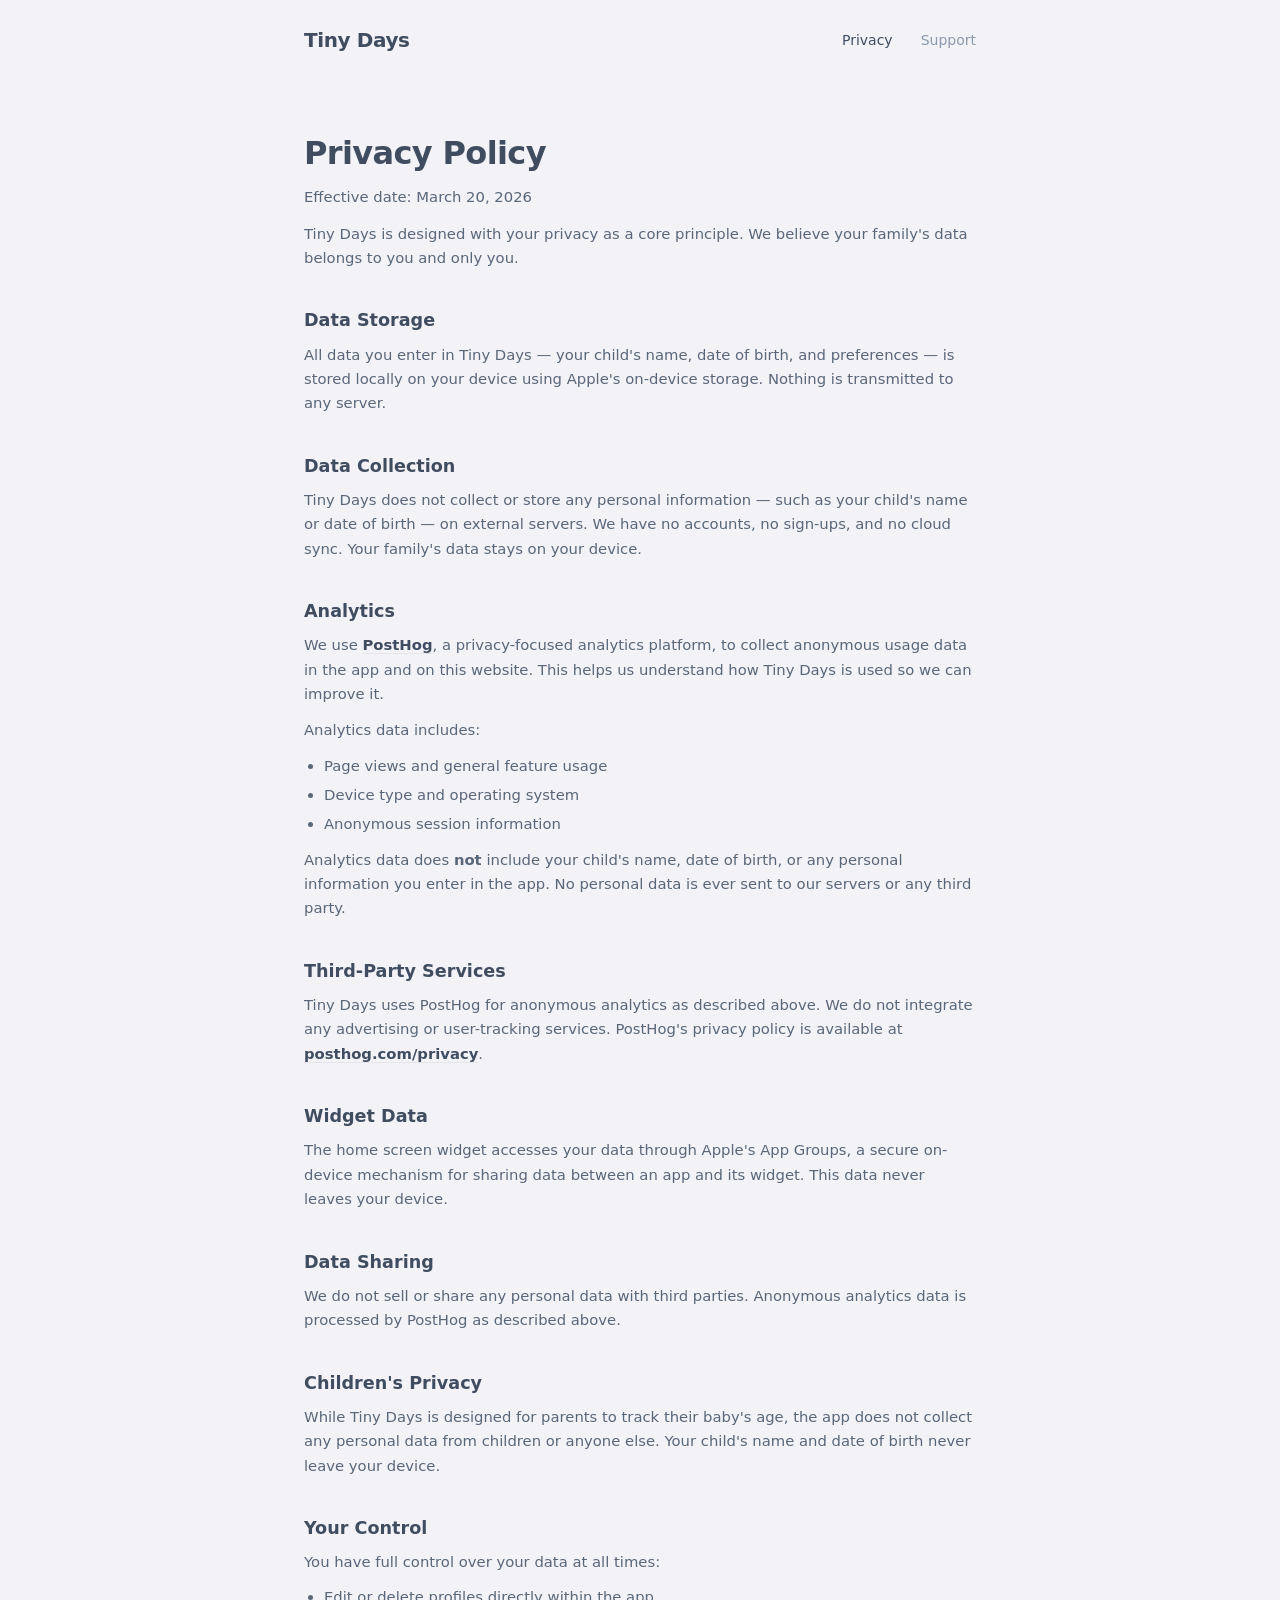
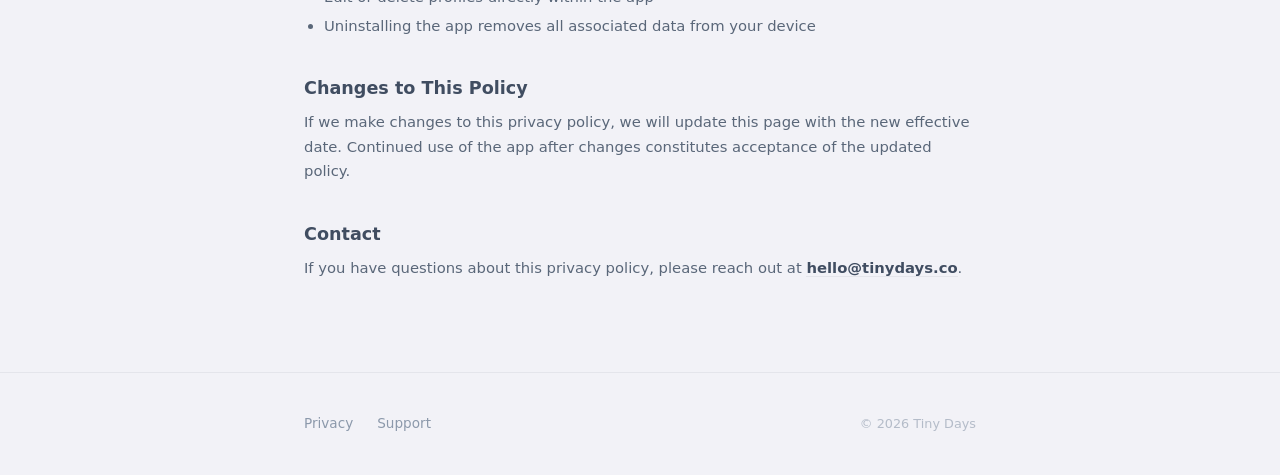
<file: privacy/index.html>
<!DOCTYPE html>
<html lang="en">
<head>
  <meta charset="UTF-8">
  <meta name="viewport" content="width=device-width, initial-scale=1.0">
  <title>Privacy Policy — Tiny Days</title>
  <meta name="description" content="Tiny Days privacy policy. All data stays on your device. No accounts, no tracking, no data collection.">
  <link rel="icon" type="image/x-icon" href="/favicon.ico">
  <link rel="icon" type="image/png" sizes="32x32" href="/favicon-32x32.png">
  <link rel="icon" type="image/png" sizes="16x16" href="/favicon-16x16.png">
  <link rel="apple-touch-icon" sizes="180x180" href="/apple-touch-icon.png">
  <link rel="manifest" href="/site.webmanifest">
  <link rel="stylesheet" href="/styles.css?v=4">
  <script>
    !function(t,e){var o,n,p,r;e.__SV||(window.posthog=e,e._i=[],e.init=function(i,s,a){function g(t,e){var o=e.split(".");2==o.length&&(t=t[o[0]],e=o[1]),t[e]=function(){t.push([e].concat(Array.prototype.slice.call(arguments,0)))}}(p=t.createElement("script")).type="text/javascript",p.async=!0,p.src=s.api_host.replace(".i.posthog.com","-assets.i.posthog.com")+"/static/array.js",(r=t.getElementsByTagName("script")[0]).parentNode.insertBefore(p,r);var u=e;for(void 0!==a?u=e[a]=[]:a="posthog",u.people=u.people||[],u.toString=function(t){var e="posthog";return"posthog"!==a&&(e+="."+a),t||(e+=" (stub)"),e},u.people.toString=function(){return u.toString(1)+".people (stub)"},o="init capture register register_once register_for_session unregister unregister_for_session getFeatureFlag getFeatureFlagPayload isFeatureEnabled reloadFeatureFlags updateEarlyAccessFeatureEnrollment getEarlyAccessFeatures on onFeatureFlags onSurvey onSessionId getSurveys getActiveMatchingSurveys renderSurvey canRenderSurvey identify setPersonProperties group resetGroups setPersonPropertiesForFlags resetPersonPropertiesForFlags setGroupPropertiesForFlags resetGroupPropertiesForFlags reset get_distinct_id getGroups get_session_id get_session_replay_url alias set_config startSessionRecording stopSessionRecording sessionRecordingStarted captureException loadToolbar get_property getSessionProperty createPersonProfile opt_in_capturing opt_out_capturing has_opted_in_capturing has_opted_out_capturing clear_opt_in_out_capturing debug getPageviewId".split(" "),n=0;n<o.length;n++)g(u,o[n]);e._i.push([i,s,a])},e.__SV=1)}(document,window.posthog||[]);
    posthog.init('phc_fr451cEe4QX8ankBCcIts2SUYBSBMG9arh6HdEPd3yT', {
      api_host: 'https://us.i.posthog.com',
      person_profiles: 'anonymous'
    });
  </script>
</head>
<body>

  <header class="site-header">
    <div class="container">
      <a href="/" class="site-logo">Tiny Days</a>
      <nav class="site-nav">
        <a href="/privacy" aria-current="page">Privacy</a>
        <a href="/support">Support</a>
      </nav>
    </div>
  </header>

  <main class="page-content">
    <div class="container">
      <h1>Privacy Policy</h1>
      <p class="page-meta">Effective date: March 20, 2026</p>

      <p>Tiny Days is designed with your privacy as a core principle. We believe your family's data belongs to you and only you.</p>

      <h2>Data Storage</h2>
      <p>All data you enter in Tiny Days — your child's name, date of birth, and preferences — is stored locally on your device using Apple's on-device storage. Nothing is transmitted to any server.</p>

      <h2>Data Collection</h2>
      <p>Tiny Days does not collect or store any personal information — such as your child's name or date of birth — on external servers. We have no accounts, no sign-ups, and no cloud sync. Your family's data stays on your device.</p>

      <h2>Analytics</h2>
      <p>We use <a href="https://posthog.com" target="_blank" rel="noopener">PostHog</a>, a privacy-focused analytics platform, to collect anonymous usage data in the app and on this website. This helps us understand how Tiny Days is used so we can improve it.</p>
      <p>Analytics data includes:</p>
      <ul>
        <li>Page views and general feature usage</li>
        <li>Device type and operating system</li>
        <li>Anonymous session information</li>
      </ul>
      <p>Analytics data does <strong>not</strong> include your child's name, date of birth, or any personal information you enter in the app. No personal data is ever sent to our servers or any third party.</p>

      <h2>Third-Party Services</h2>
      <p>Tiny Days uses PostHog for anonymous analytics as described above. We do not integrate any advertising or user-tracking services. PostHog's privacy policy is available at <a href="https://posthog.com/privacy" target="_blank" rel="noopener">posthog.com/privacy</a>.</p>

      <h2>Widget Data</h2>
      <p>The home screen widget accesses your data through Apple's App Groups, a secure on-device mechanism for sharing data between an app and its widget. This data never leaves your device.</p>

      <h2>Data Sharing</h2>
      <p>We do not sell or share any personal data with third parties. Anonymous analytics data is processed by PostHog as described above.</p>

      <h2>Children's Privacy</h2>
      <p>While Tiny Days is designed for parents to track their baby's age, the app does not collect any personal data from children or anyone else. Your child's name and date of birth never leave your device.</p>

      <h2>Your Control</h2>
      <p>You have full control over your data at all times:</p>
      <ul>
        <li>Edit or delete profiles directly within the app</li>
        <li>Uninstalling the app removes all associated data from your device</li>
      </ul>

      <h2>Changes to This Policy</h2>
      <p>If we make changes to this privacy policy, we will update this page with the new effective date. Continued use of the app after changes constitutes acceptance of the updated policy.</p>

      <h2>Contact</h2>
      <p>If you have questions about this privacy policy, please reach out at <a href="mailto:hello@tinydays.co">hello@tinydays.co</a>.</p>
    </div>
  </main>

  <footer class="site-footer">
    <div class="container">
      <div class="footer-links">
        <a href="/privacy">Privacy</a>
        <a href="/support">Support</a>
      </div>
      <span class="footer-copy">&copy; 2026 Tiny Days</span>
    </div>
  </footer>

</body>
</html>
</file>
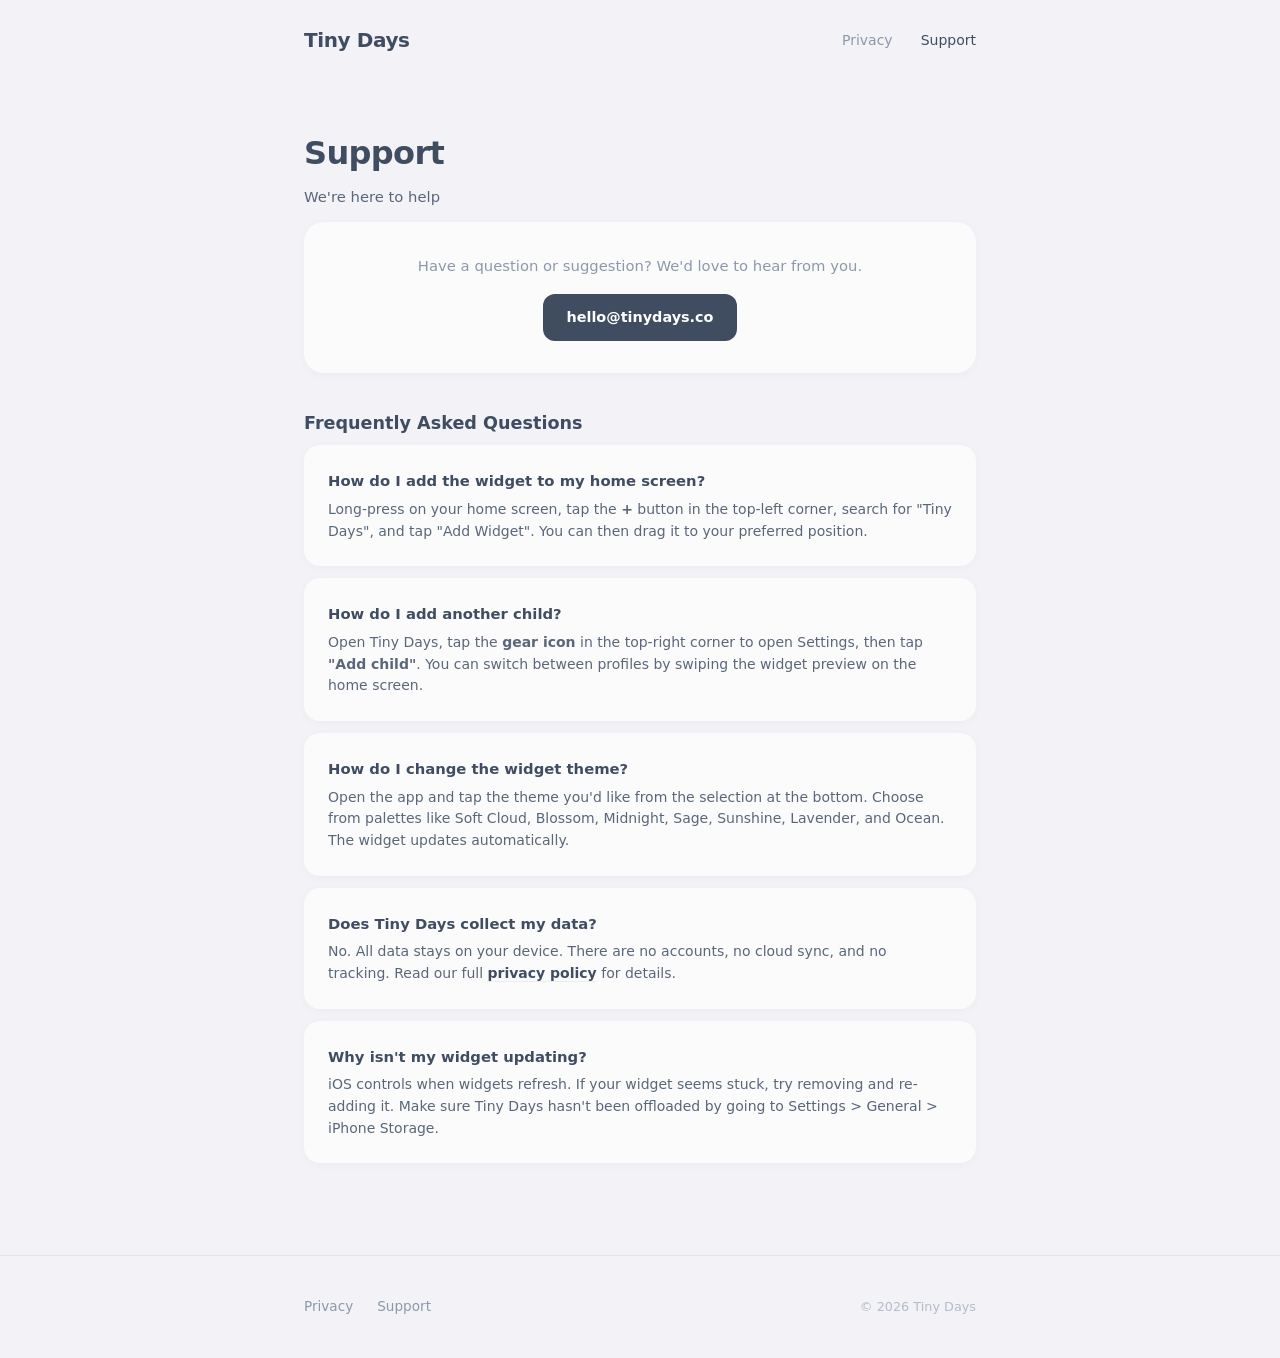
<file: support/index.html>
<!DOCTYPE html>
<html lang="en">
<head>
  <meta charset="UTF-8">
  <meta name="viewport" content="width=device-width, initial-scale=1.0">
  <title>Support — Tiny Days</title>
  <meta name="description" content="Get help with Tiny Days. Find answers to common questions or contact us directly.">
  <link rel="icon" type="image/x-icon" href="/favicon.ico">
  <link rel="icon" type="image/png" sizes="32x32" href="/favicon-32x32.png">
  <link rel="icon" type="image/png" sizes="16x16" href="/favicon-16x16.png">
  <link rel="apple-touch-icon" sizes="180x180" href="/apple-touch-icon.png">
  <link rel="manifest" href="/site.webmanifest">
  <link rel="stylesheet" href="/styles.css?v=4">
  <script>
    !function(t,e){var o,n,p,r;e.__SV||(window.posthog=e,e._i=[],e.init=function(i,s,a){function g(t,e){var o=e.split(".");2==o.length&&(t=t[o[0]],e=o[1]),t[e]=function(){t.push([e].concat(Array.prototype.slice.call(arguments,0)))}}(p=t.createElement("script")).type="text/javascript",p.async=!0,p.src=s.api_host.replace(".i.posthog.com","-assets.i.posthog.com")+"/static/array.js",(r=t.getElementsByTagName("script")[0]).parentNode.insertBefore(p,r);var u=e;for(void 0!==a?u=e[a]=[]:a="posthog",u.people=u.people||[],u.toString=function(t){var e="posthog";return"posthog"!==a&&(e+="."+a),t||(e+=" (stub)"),e},u.people.toString=function(){return u.toString(1)+".people (stub)"},o="init capture register register_once register_for_session unregister unregister_for_session getFeatureFlag getFeatureFlagPayload isFeatureEnabled reloadFeatureFlags updateEarlyAccessFeatureEnrollment getEarlyAccessFeatures on onFeatureFlags onSurvey onSessionId getSurveys getActiveMatchingSurveys renderSurvey canRenderSurvey identify setPersonProperties group resetGroups setPersonPropertiesForFlags resetPersonPropertiesForFlags setGroupPropertiesForFlags resetGroupPropertiesForFlags reset get_distinct_id getGroups get_session_id get_session_replay_url alias set_config startSessionRecording stopSessionRecording sessionRecordingStarted captureException loadToolbar get_property getSessionProperty createPersonProfile opt_in_capturing opt_out_capturing has_opted_in_capturing has_opted_out_capturing clear_opt_in_out_capturing debug getPageviewId".split(" "),n=0;n<o.length;n++)g(u,o[n]);e._i.push([i,s,a])},e.__SV=1)}(document,window.posthog||[]);
    posthog.init('phc_fr451cEe4QX8ankBCcIts2SUYBSBMG9arh6HdEPd3yT', {
      api_host: 'https://us.i.posthog.com',
      person_profiles: 'anonymous'
    });
  </script>
</head>
<body>

  <header class="site-header">
    <div class="container">
      <a href="/" class="site-logo">Tiny Days</a>
      <nav class="site-nav">
        <a href="/privacy">Privacy</a>
        <a href="/support" aria-current="page">Support</a>
      </nav>
    </div>
  </header>

  <main class="page-content">
    <div class="container">
      <h1>Support</h1>
      <p class="page-meta">We're here to help</p>

      <div class="contact-card">
        <p>Have a question or suggestion? We'd love to hear from you.</p>
        <a href="mailto:hello@tinydays.co" class="email-link">hello@tinydays.co</a>
      </div>

      <h2>Frequently Asked Questions</h2>

      <div class="faq-item">
        <h3>How do I add the widget to my home screen?</h3>
        <p>Long-press on your home screen, tap the <strong>+</strong> button in the top-left corner, search for "Tiny Days", and tap "Add Widget". You can then drag it to your preferred position.</p>
      </div>

      <div class="faq-item">
        <h3>How do I add another child?</h3>
        <p>Open Tiny Days, tap the <strong>gear icon</strong> in the top-right corner to open Settings, then tap <strong>"Add child"</strong>. You can switch between profiles by swiping the widget preview on the home screen.</p>
      </div>

      <div class="faq-item">
        <h3>How do I change the widget theme?</h3>
        <p>Open the app and tap the theme you'd like from the selection at the bottom. Choose from palettes like Soft Cloud, Blossom, Midnight, Sage, Sunshine, Lavender, and Ocean. The widget updates automatically.</p>
      </div>

      <div class="faq-item">
        <h3>Does Tiny Days collect my data?</h3>
        <p>No. All data stays on your device. There are no accounts, no cloud sync, and no tracking. Read our full <a href="/privacy">privacy policy</a> for details.</p>
      </div>

      <div class="faq-item">
        <h3>Why isn't my widget updating?</h3>
        <p>iOS controls when widgets refresh. If your widget seems stuck, try removing and re-adding it. Make sure Tiny Days hasn't been offloaded by going to Settings &gt; General &gt; iPhone Storage.</p>
      </div>

    </div>
  </main>

  <footer class="site-footer">
    <div class="container">
      <div class="footer-links">
        <a href="/privacy">Privacy</a>
        <a href="/support">Support</a>
      </div>
      <span class="footer-copy">&copy; 2026 Tiny Days</span>
    </div>
  </footer>

</body>
</html>
</file>
<file: styles.css>
/* ── Reset & Base ─────────────────────────────────── */

*,
*::before,
*::after {
  margin: 0;
  padding: 0;
  box-sizing: border-box;
}

:root {
  --bg: rgb(242, 242, 247);
  --text-primary: rgb(64, 77, 97);
  --text-secondary: rgb(140, 153, 171);
  --text-body: rgb(90, 103, 121);
  --card-bg: rgba(255, 255, 255, 0.7);
  --card-shadow: rgba(64, 77, 97, 0.04);
  --border: rgba(64, 77, 97, 0.08);
  --btn-bg: rgb(64, 77, 97);
  --btn-text: #fff;
  --widget-shadow-1: rgba(64, 77, 97, 0.15);
  --widget-shadow-2: rgba(64, 77, 97, 0.08);
}

@media (prefers-color-scheme: dark) {
  :root {
    --bg: rgb(28, 28, 30);
    --text-primary: rgb(229, 229, 234);
    --text-secondary: rgb(142, 142, 147);
    --text-body: rgb(174, 174, 178);
    --card-bg: rgba(255, 255, 255, 0.06);
    --card-shadow: rgba(0, 0, 0, 0.15);
    --border: rgba(255, 255, 255, 0.08);
    --btn-bg: rgb(229, 229, 234);
    --btn-text: rgb(28, 28, 30);
    --widget-shadow-1: rgba(0, 0, 0, 0);
    --widget-shadow-2: rgba(0, 0, 0, 0);
  }
}

html {
  font-size: 16px;
  -webkit-text-size-adjust: 100%;
}

body {
  font-family: ui-rounded, "SF Pro Rounded", system-ui, -apple-system, BlinkMacSystemFont, sans-serif;
  color: var(--text-primary);
  background: var(--bg);
  min-height: 100vh;
  line-height: 1.6;
  -webkit-font-smoothing: antialiased;
  -moz-osx-font-smoothing: grayscale;
}

a {
  color: inherit;
  text-decoration: none;
}

img {
  max-width: 100%;
  display: block;
}

/* ── Layout ──────────────────────────────────────── */

.container {
  max-width: 720px;
  margin: 0 auto;
  padding: 0 20px;
}

/* ── Header / Nav ────────────────────────────────── */

.site-header {
  padding: 20px 0;
}

.site-header .container {
  display: flex;
  align-items: center;
  justify-content: space-between;
}

.site-logo {
  font-size: 1.125rem;
  font-weight: 700;
  letter-spacing: -0.02em;
}

.site-nav {
  display: flex;
  gap: 24px;
}

.site-nav a {
  font-size: 0.875rem;
  font-weight: 500;
  color: var(--text-secondary);
  transition: color 0.2s ease;
}

.site-nav a:hover,
.site-nav a[aria-current="page"] {
  color: var(--text-primary);
}

/* ── Hero ────────────────────────────────────────── */

.hero {
  text-align: center;
  padding: 48px 0 40px;
}

.hero-tagline {
  font-size: 0.8rem;
  font-weight: 600;
  letter-spacing: 0.08em;
  color: var(--text-secondary);
  margin-bottom: 12px;
}

.hero h1 {
  font-size: 2rem;
  font-weight: 800;
  letter-spacing: -0.03em;
  line-height: 1.15;
  margin-bottom: 16px;
}

.hero-subtitle {
  font-size: 1rem;
  color: var(--text-secondary);
  max-width: 480px;
  margin: 0 auto 36px;
  line-height: 1.55;
}

/* ── Widget Mockup (exact iOS systemSmall: 170×170pt) ── */

.widget-mockup {
  position: relative;
  display: inline-block;
  width: 170px;
  height: 170px;
  background: linear-gradient(135deg, rgb(237, 243, 251), rgb(224, 235, 247));
  border-radius: 26px;
  box-shadow:
    0 20px 60px var(--widget-shadow-1),
    0 4px 12px var(--widget-shadow-2);
  margin-bottom: 36px;
  overflow: hidden;
}

@media (prefers-color-scheme: dark) {
  .widget-mockup {
    box-shadow: 0 0 30px rgba(255, 255, 255, 0.06);
  }
}

.widget-mockup .widget-name {
  position: absolute;
  top: 23px;
  left: 24px;
  right: 24px;
  font-size: 15px;
  font-weight: 500;
  color: rgb(141, 153, 171);
  letter-spacing: 0.02em;
  line-height: 1;
  text-align: center;
}

.widget-mockup .widget-center {
  position: absolute;
  top: 55px;
  left: 50%;
  transform: translateX(-50%);
  display: flex;
  flex-direction: column;
  align-items: center;
}

.widget-mockup .widget-age {
  font-size: 44px;
  font-weight: 700;
  color: rgb(64, 77, 97);
  letter-spacing: -0.03em;
  line-height: 1;
}

.widget-mockup .widget-unit {
  font-size: 15px;
  font-weight: 500;
  color: rgb(64, 77, 97);
  line-height: 1;
  margin-top: 2px;
}

.widget-mockup .widget-detail {
  font-size: 12px;
  font-weight: 500;
  color: rgb(141, 153, 171);
  line-height: 1;
  margin-top: 8px;
}

/* ── App Store Badge ─────────────────────────────── */

.app-store-badge {
  display: inline-block;
  margin-bottom: 32px;
}

.app-store-badge img {
  height: 44px;
  width: auto;
}

/* ── Features ────────────────────────────────────── */

.features {
  padding: 32px 0 48px;
}

.features-grid {
  display: grid;
  grid-template-columns: 1fr;
  gap: 16px;
}

.feature-card {
  background: var(--card-bg);
  border-radius: 20px;
  padding: 24px 20px;
  box-shadow: 0 2px 8px var(--card-shadow);
}

.feature-icon {
  font-size: 1.5rem;
  margin-bottom: 10px;
}

.feature-card h3 {
  font-size: 0.95rem;
  font-weight: 700;
  margin-bottom: 4px;
}

.feature-card p {
  font-size: 0.875rem;
  color: var(--text-secondary);
  line-height: 1.5;
}

/* ── Page Content (Privacy / Support) ────────────── */

.page-content {
  padding: 32px 0 64px;
}

.page-content h1 {
  font-size: 1.75rem;
  font-weight: 800;
  letter-spacing: -0.02em;
  margin-bottom: 6px;
}

.page-meta {
  font-size: 0.85rem;
  color: var(--text-secondary);
  margin-bottom: 32px;
}

.page-content h2 {
  font-size: 1.1rem;
  font-weight: 700;
  margin-top: 32px;
  margin-bottom: 8px;
}

.page-content p {
  margin-bottom: 12px;
  color: var(--text-body);
  line-height: 1.65;
  font-size: 0.925rem;
}

.page-content ul {
  margin-bottom: 12px;
  padding-left: 20px;
}

.page-content li {
  margin-bottom: 6px;
  color: var(--text-body);
  line-height: 1.55;
  font-size: 0.925rem;
}

.page-content a {
  color: var(--text-primary);
  font-weight: 600;
  border-bottom: 1.5px solid var(--border);
  transition: border-color 0.2s ease;
}

.page-content a:hover {
  border-color: var(--text-primary);
}

/* ── FAQ ─────────────────────────────────────────── */

.faq-item {
  background: var(--card-bg);
  border-radius: 16px;
  padding: 20px;
  margin-bottom: 12px;
  box-shadow: 0 2px 8px var(--card-shadow);
}

.faq-item h3 {
  font-size: 0.925rem;
  font-weight: 700;
  margin-bottom: 6px;
}

.faq-item p {
  font-size: 0.875rem;
  color: var(--text-body);
  line-height: 1.55;
  margin-bottom: 0;
}

/* ── Contact Card ────────────────────────────────── */

.contact-card {
  background: var(--card-bg);
  border-radius: 20px;
  padding: 28px 20px;
  text-align: center;
  box-shadow: 0 2px 8px var(--card-shadow);
  margin-bottom: 32px;
}

.contact-card p {
  color: var(--text-secondary);
  margin-bottom: 16px;
}

.contact-card .email-link {
  display: inline-block;
  padding: 12px 24px;
  background: var(--btn-bg);
  color: var(--btn-text);
  border-radius: 12px;
  font-size: 0.9rem;
  font-weight: 600;
  border: none;
  transition: opacity 0.2s ease;
}

.contact-card .email-link:hover {
  opacity: 0.85;
  border: none;
}

/* ── Footer ──────────────────────────────────────── */

.site-footer {
  padding: 32px 0;
  border-top: 1px solid var(--border);
}

.site-footer .container {
  display: flex;
  flex-direction: column;
  align-items: center;
  gap: 12px;
  text-align: center;
}

.footer-links {
  display: flex;
  gap: 24px;
}

.footer-links a {
  font-size: 0.85rem;
  font-weight: 500;
  color: var(--text-secondary);
  transition: color 0.2s ease;
}

.footer-links a:hover {
  color: var(--text-primary);
}

.footer-copy {
  font-size: 0.8rem;
  color: var(--text-secondary);
  opacity: 0.6;
}

/* ── Desktop (scale up from mobile base) ─────────── */

@media (min-width: 640px) {
  .container {
    padding: 0 24px;
  }

  .site-header {
    padding: 24px 0;
  }

  .site-logo {
    font-size: 1.25rem;
  }

  .site-nav {
    gap: 28px;
  }

  .hero {
    padding: 80px 0 64px;
  }

  .hero h1 {
    font-size: 3rem;
  }

  .hero-subtitle {
    font-size: 1.15rem;
    margin-bottom: 40px;
  }

  .widget-mockup {
    margin-bottom: 48px;
  }

  .features {
    padding: 48px 0 64px;
  }

  .features-grid {
    grid-template-columns: 1fr 1fr;
    gap: 24px;
  }

  .feature-card {
    padding: 28px 24px;
  }

  .page-content {
    padding: 48px 0 80px;
  }

  .page-content h1 {
    font-size: 2rem;
  }

  .page-content h2 {
    margin-top: 36px;
  }

  .contact-card {
    padding: 32px;
  }

  .faq-item {
    padding: 24px;
  }

  .site-footer {
    padding: 40px 0;
  }

  .site-footer .container {
    flex-direction: row;
    justify-content: space-between;
    text-align: left;
  }
}
</file>
